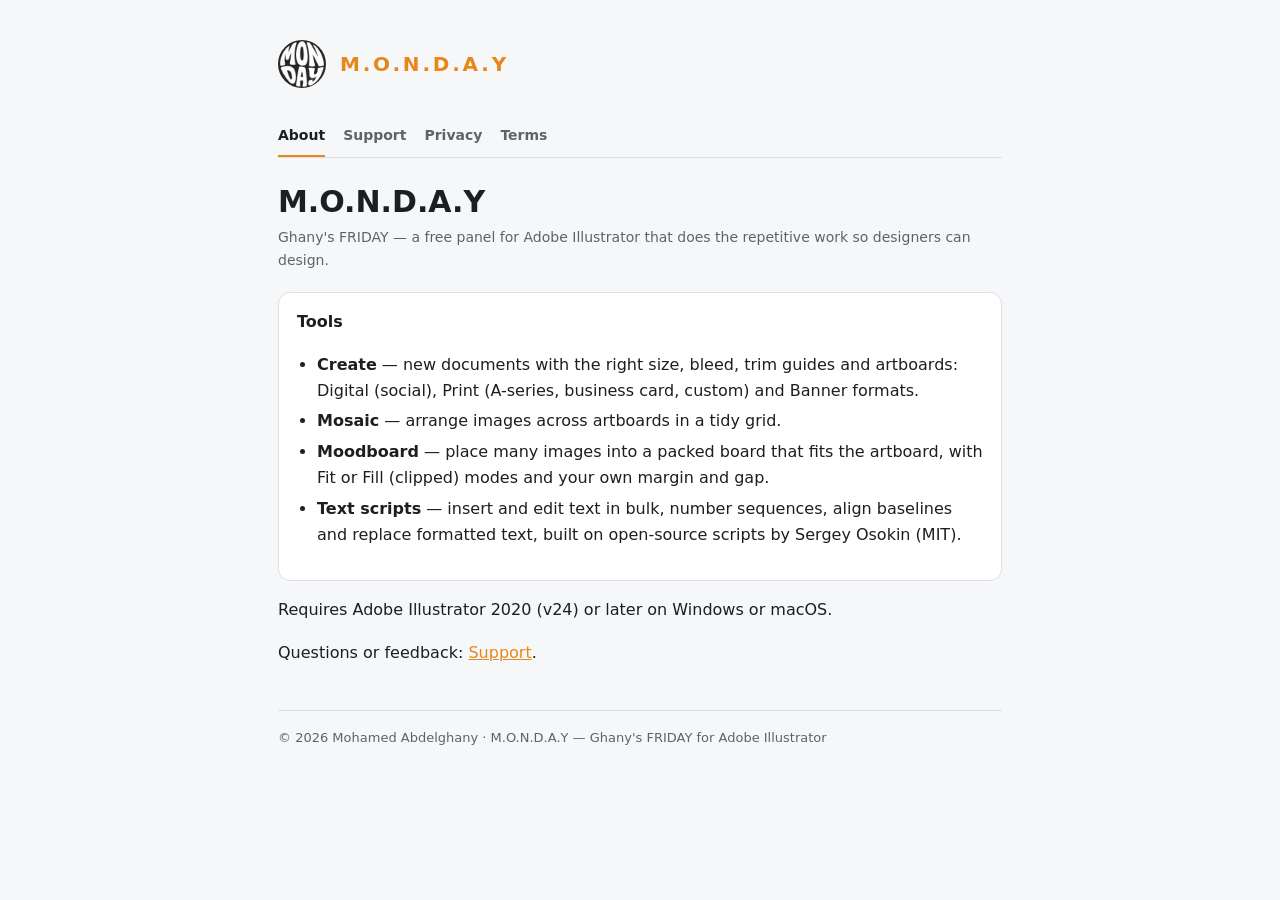
<file: index.html>
<!doctype html><html lang="en"><head><meta charset="utf-8"><meta name="viewport" content="width=device-width,initial-scale=1"><title>Plugin for Illustrator · M.O.N.D.A.Y</title><link rel="stylesheet" href="style.css"><link rel="icon" href="logo.png"></head><body><div class="wrap">
<header><img src="logo.png" alt=""><a href="index.html">M.O.N.D.A.Y</a></header>
<nav><a href="index.html" class="on">About</a><a href="support.html" class="">Support</a><a href="privacy.html" class="">Privacy</a><a href="terms.html" class="">Terms</a></nav>
<h1>M.O.N.D.A.Y</h1><p class="date">Ghany's FRIDAY — a free panel for Adobe Illustrator that does the repetitive work so designers can design.</p>
<div class="card"><b>Tools</b><ul>
<li><b>Create</b> — new documents with the right size, bleed, trim guides and artboards: Digital (social), Print (A-series, business card, custom) and Banner formats.</li>
<li><b>Mosaic</b> — arrange images across artboards in a tidy grid.</li>
<li><b>Moodboard</b> — place many images into a packed board that fits the artboard, with Fit or Fill (clipped) modes and your own margin and gap.</li>
<li><b>Text scripts</b> — insert and edit text in bulk, number sequences, align baselines and replace formatted text, built on open-source scripts by Sergey Osokin (MIT).</li></ul></div>
<p>Requires Adobe Illustrator 2020 (v24) or later on Windows or macOS.</p>
<p>Questions or feedback: <a href="support.html">Support</a>.</p>
<footer>© 2026 Mohamed Abdelghany · M.O.N.D.A.Y — Ghany's FRIDAY for Adobe Illustrator</footer></div></body></html>
</file>
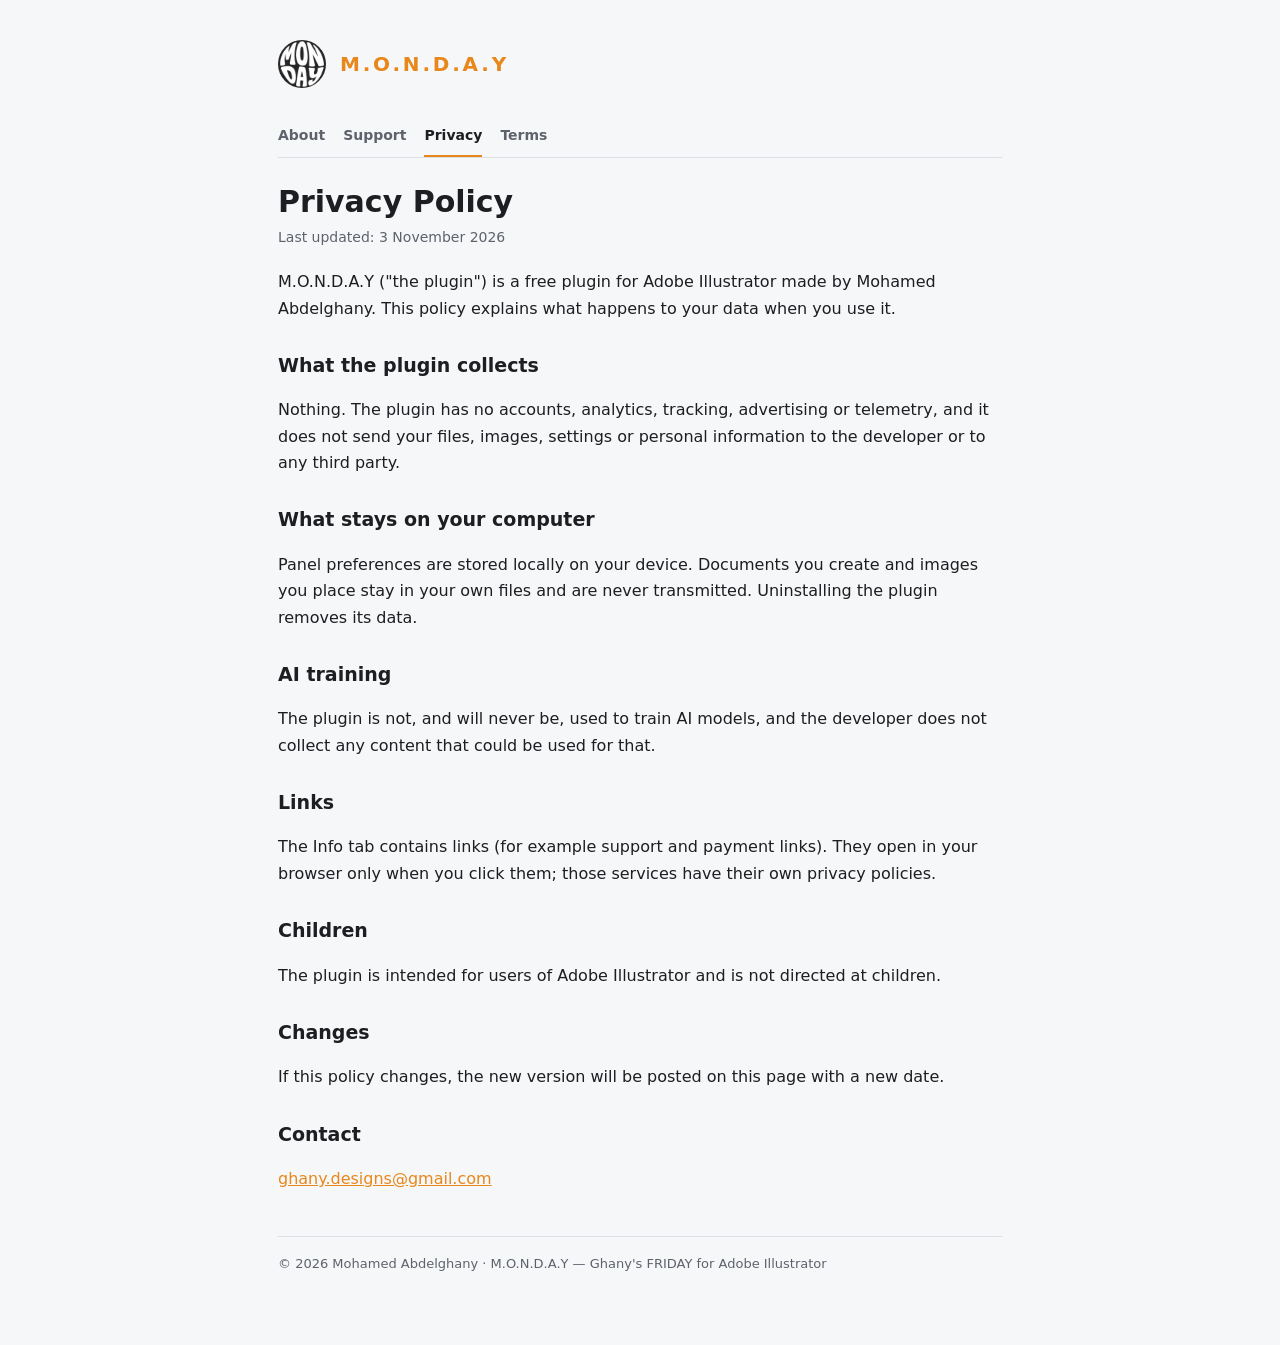
<file: privacy.html>
<!doctype html><html lang="en"><head><meta charset="utf-8"><meta name="viewport" content="width=device-width,initial-scale=1"><title>Privacy Policy · M.O.N.D.A.Y</title><link rel="stylesheet" href="style.css"><link rel="icon" href="logo.png"></head><body><div class="wrap">
<header><img src="logo.png" alt=""><a href="index.html">M.O.N.D.A.Y</a></header>
<nav><a href="index.html" class="">About</a><a href="support.html" class="">Support</a><a href="privacy.html" class="on">Privacy</a><a href="terms.html" class="">Terms</a></nav>
<h1>Privacy Policy</h1><p class="date">Last updated: 3 November 2026</p>
<p>M.O.N.D.A.Y ("the plugin") is a free plugin for Adobe Illustrator made by Mohamed Abdelghany. This policy explains what happens to your data when you use it.</p>
<h2>What the plugin collects</h2><p>Nothing. The plugin has no accounts, analytics, tracking, advertising or telemetry, and it does not send your files, images, settings or personal information to the developer or to any third party.</p>
<h2>What stays on your computer</h2><p>Panel preferences are stored locally on your device. Documents you create and images you place stay in your own files and are never transmitted. Uninstalling the plugin removes its data.</p>
<h2>AI training</h2><p>The plugin is not, and will never be, used to train AI models, and the developer does not collect any content that could be used for that.</p>
<h2>Links</h2><p>The Info tab contains links (for example support and payment links). They open in your browser only when you click them; those services have their own privacy policies.</p>
<h2>Children</h2><p>The plugin is intended for users of Adobe Illustrator and is not directed at children.</p>
<h2>Changes</h2><p>If this policy changes, the new version will be posted on this page with a new date.</p>
<h2>Contact</h2><p><a href="mailto:ghany.designs@gmail.com">ghany.designs@gmail.com</a></p>
<footer>© 2026 Mohamed Abdelghany · M.O.N.D.A.Y — Ghany's FRIDAY for Adobe Illustrator</footer></div></body></html>
</file>
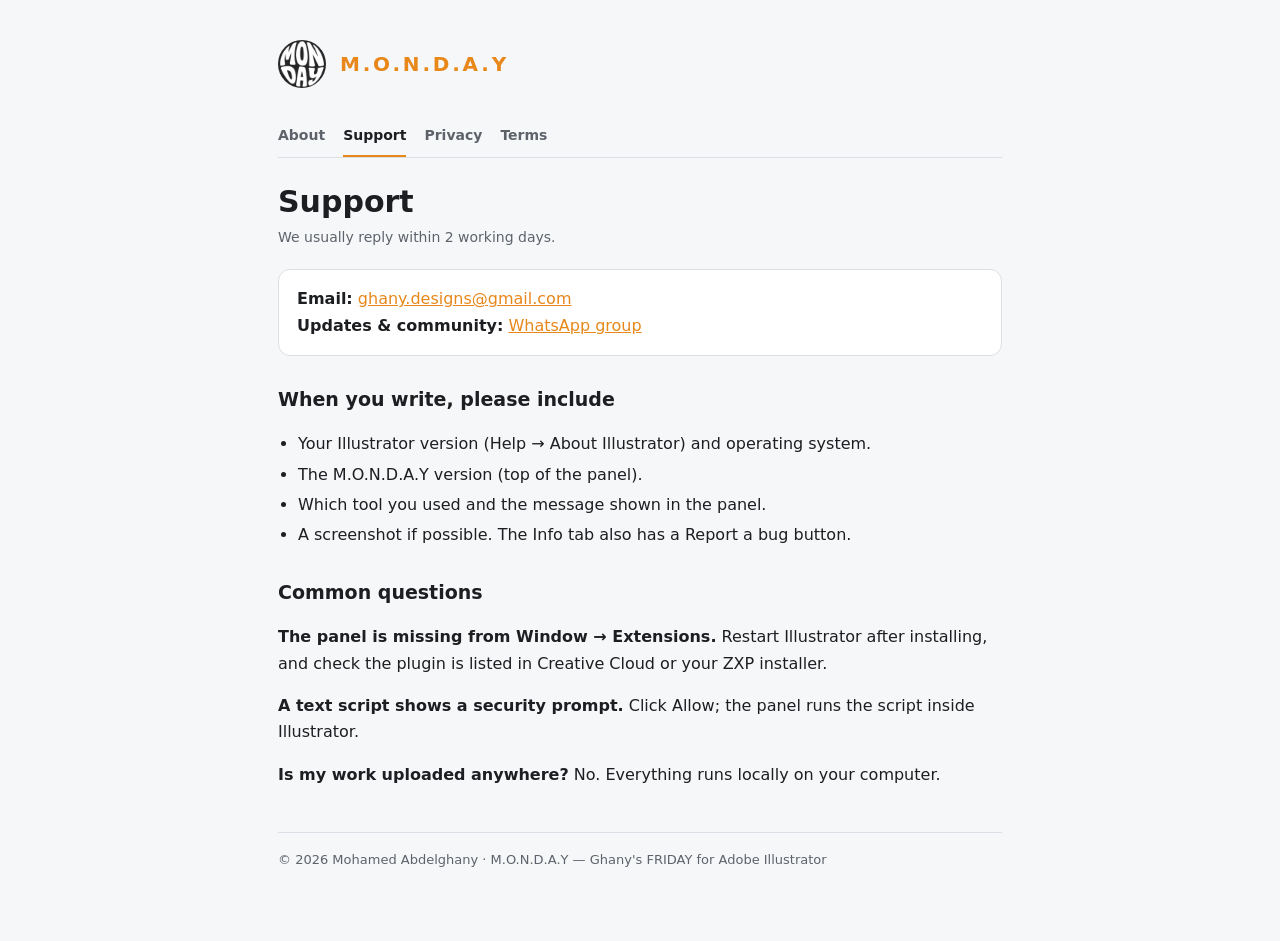
<file: support.html>
<!doctype html><html lang="en"><head><meta charset="utf-8"><meta name="viewport" content="width=device-width,initial-scale=1"><title>Support · M.O.N.D.A.Y</title><link rel="stylesheet" href="style.css"><link rel="icon" href="logo.png"></head><body><div class="wrap">
<header><img src="logo.png" alt=""><a href="index.html">M.O.N.D.A.Y</a></header>
<nav><a href="index.html" class="">About</a><a href="support.html" class="on">Support</a><a href="privacy.html" class="">Privacy</a><a href="terms.html" class="">Terms</a></nav>
<h1>Support</h1><p class="date">We usually reply within 2 working days.</p>
<div class="card"><b>Email:</b> <a href="mailto:ghany.designs@gmail.com">ghany.designs@gmail.com</a><br><b>Updates &amp; community:</b> <a href="https://chat.whatsapp.com/BeVYaUoUoZW2Ehd3lqz6Mv">WhatsApp group</a></div>
<h2>When you write, please include</h2><ul><li>Your Illustrator version (Help → About Illustrator) and operating system.</li><li>The M.O.N.D.A.Y version (top of the panel).</li><li>Which tool you used and the message shown in the panel.</li><li>A screenshot if possible. The Info tab also has a Report a bug button.</li></ul>
<h2>Common questions</h2>
<p><b>The panel is missing from Window → Extensions.</b> Restart Illustrator after installing, and check the plugin is listed in Creative Cloud or your ZXP installer.</p>
<p><b>A text script shows a security prompt.</b> Click Allow; the panel runs the script inside Illustrator.</p>
<p><b>Is my work uploaded anywhere?</b> No. Everything runs locally on your computer.</p>
<footer>© 2026 Mohamed Abdelghany · M.O.N.D.A.Y — Ghany's FRIDAY for Adobe Illustrator</footer></div></body></html>
</file>
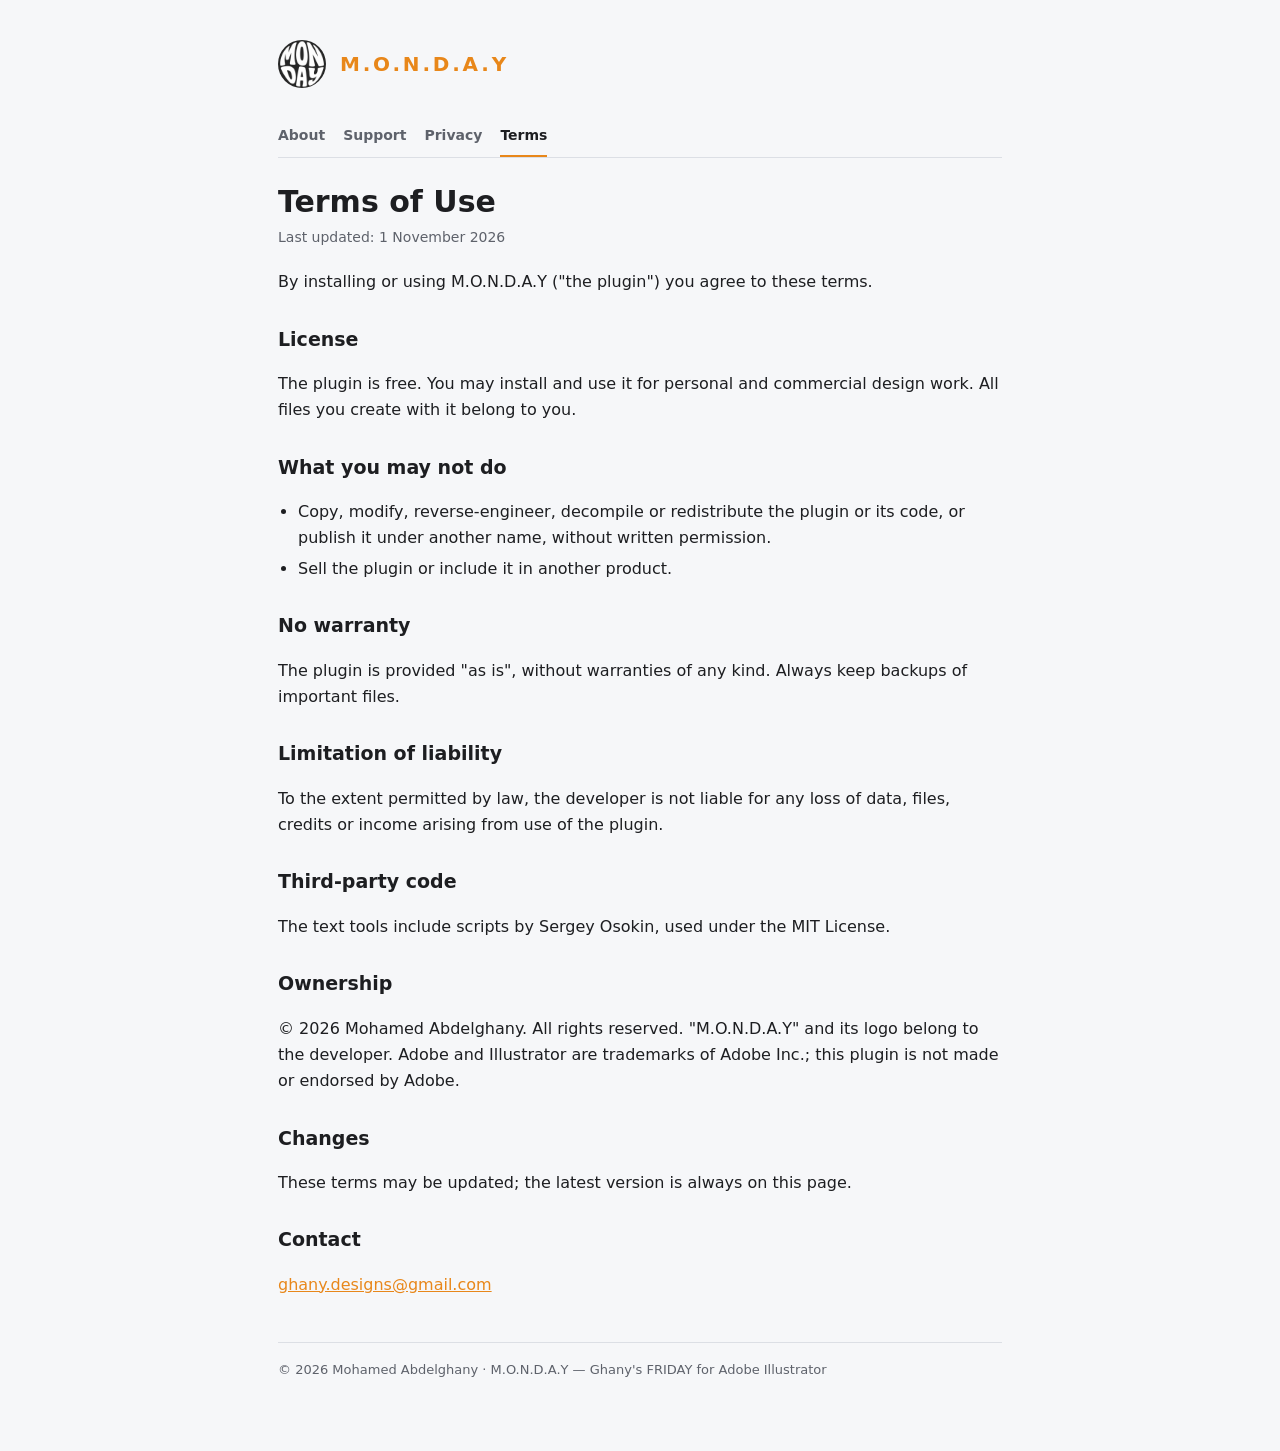
<file: terms.html>
<!doctype html><html lang="en"><head><meta charset="utf-8"><meta name="viewport" content="width=device-width,initial-scale=1"><title>Terms of Use · M.O.N.D.A.Y</title><link rel="stylesheet" href="style.css"><link rel="icon" href="logo.png"></head><body><div class="wrap">
<header><img src="logo.png" alt=""><a href="index.html">M.O.N.D.A.Y</a></header>
<nav><a href="index.html" class="">About</a><a href="support.html" class="">Support</a><a href="privacy.html" class="">Privacy</a><a href="terms.html" class="on">Terms</a></nav>
<h1>Terms of Use</h1><p class="date">Last updated: 1 November 2026</p>
<p>By installing or using M.O.N.D.A.Y ("the plugin") you agree to these terms.</p>
<h2>License</h2><p>The plugin is free. You may install and use it for personal and commercial design work. All files you create with it belong to you.</p>
<h2>What you may not do</h2><ul><li>Copy, modify, reverse-engineer, decompile or redistribute the plugin or its code, or publish it under another name, without written permission.</li><li>Sell the plugin or include it in another product.</li></ul>
<h2>No warranty</h2><p>The plugin is provided "as is", without warranties of any kind. Always keep backups of important files.</p>
<h2>Limitation of liability</h2><p>To the extent permitted by law, the developer is not liable for any loss of data, files, credits or income arising from use of the plugin.</p>
<h2>Third-party code</h2><p>The text tools include scripts by Sergey Osokin, used under the MIT License.</p>
<h2>Ownership</h2><p>© 2026 Mohamed Abdelghany. All rights reserved. "M.O.N.D.A.Y" and its logo belong to the developer. Adobe and Illustrator are trademarks of Adobe Inc.; this plugin is not made or endorsed by Adobe.</p>
<h2>Changes</h2><p>These terms may be updated; the latest version is always on this page.</p>
<h2>Contact</h2><p><a href="mailto:ghany.designs@gmail.com">ghany.designs@gmail.com</a></p>
<footer>© 2026 Mohamed Abdelghany · M.O.N.D.A.Y — Ghany's FRIDAY for Adobe Illustrator</footer></div></body></html>
</file>
<file: style.css>
:root{--bg:#f6f7f9;--fg:#1d1e21;--muted:#5e626b;--line:#dcdfe5;--card:#fff;--accent:#e8871a}
@media (prefers-color-scheme:dark){:root{--bg:#1e1f22;--fg:#ececec;--muted:#a2a5ad;--line:#3c3e44;--card:#2a2b2f;--accent:#ff9a2e}}
*{box-sizing:border-box}body{margin:0;background:var(--bg);color:var(--fg);font:16px/1.65 "Segoe UI",system-ui,-apple-system,sans-serif}
.wrap{max-width:760px;margin:0 auto;padding:40px max(18px,env(safe-area-inset-left)) 70px}
header{display:flex;align-items:center;gap:14px;margin-bottom:28px}header img{width:48px;height:48px;border-radius:50%;background:#262626}
header a{color:var(--accent);font-weight:700;letter-spacing:.14em;text-decoration:none;font-size:20px}
nav{display:flex;gap:18px;flex-wrap:wrap;border-bottom:1px solid var(--line);margin-bottom:26px}nav a{color:var(--muted);text-decoration:none;padding:8px 0;font-weight:600;font-size:14px}nav a.on{color:var(--fg);border-bottom:2px solid var(--accent)}
h1{font-size:30px;line-height:1.2;margin:0 0 6px}h2{font-size:19px;margin:28px 0 6px}.date{color:var(--muted);font-size:14px;margin:0 0 20px}
a{color:var(--accent)}.card{background:var(--card);border:1px solid var(--line);border-radius:12px;padding:16px 18px;margin:14px 0}
ul{padding-left:20px}li{margin:4px 0}footer{margin-top:44px;color:var(--muted);font-size:13px;border-top:1px solid var(--line);padding-top:16px}
</file>
